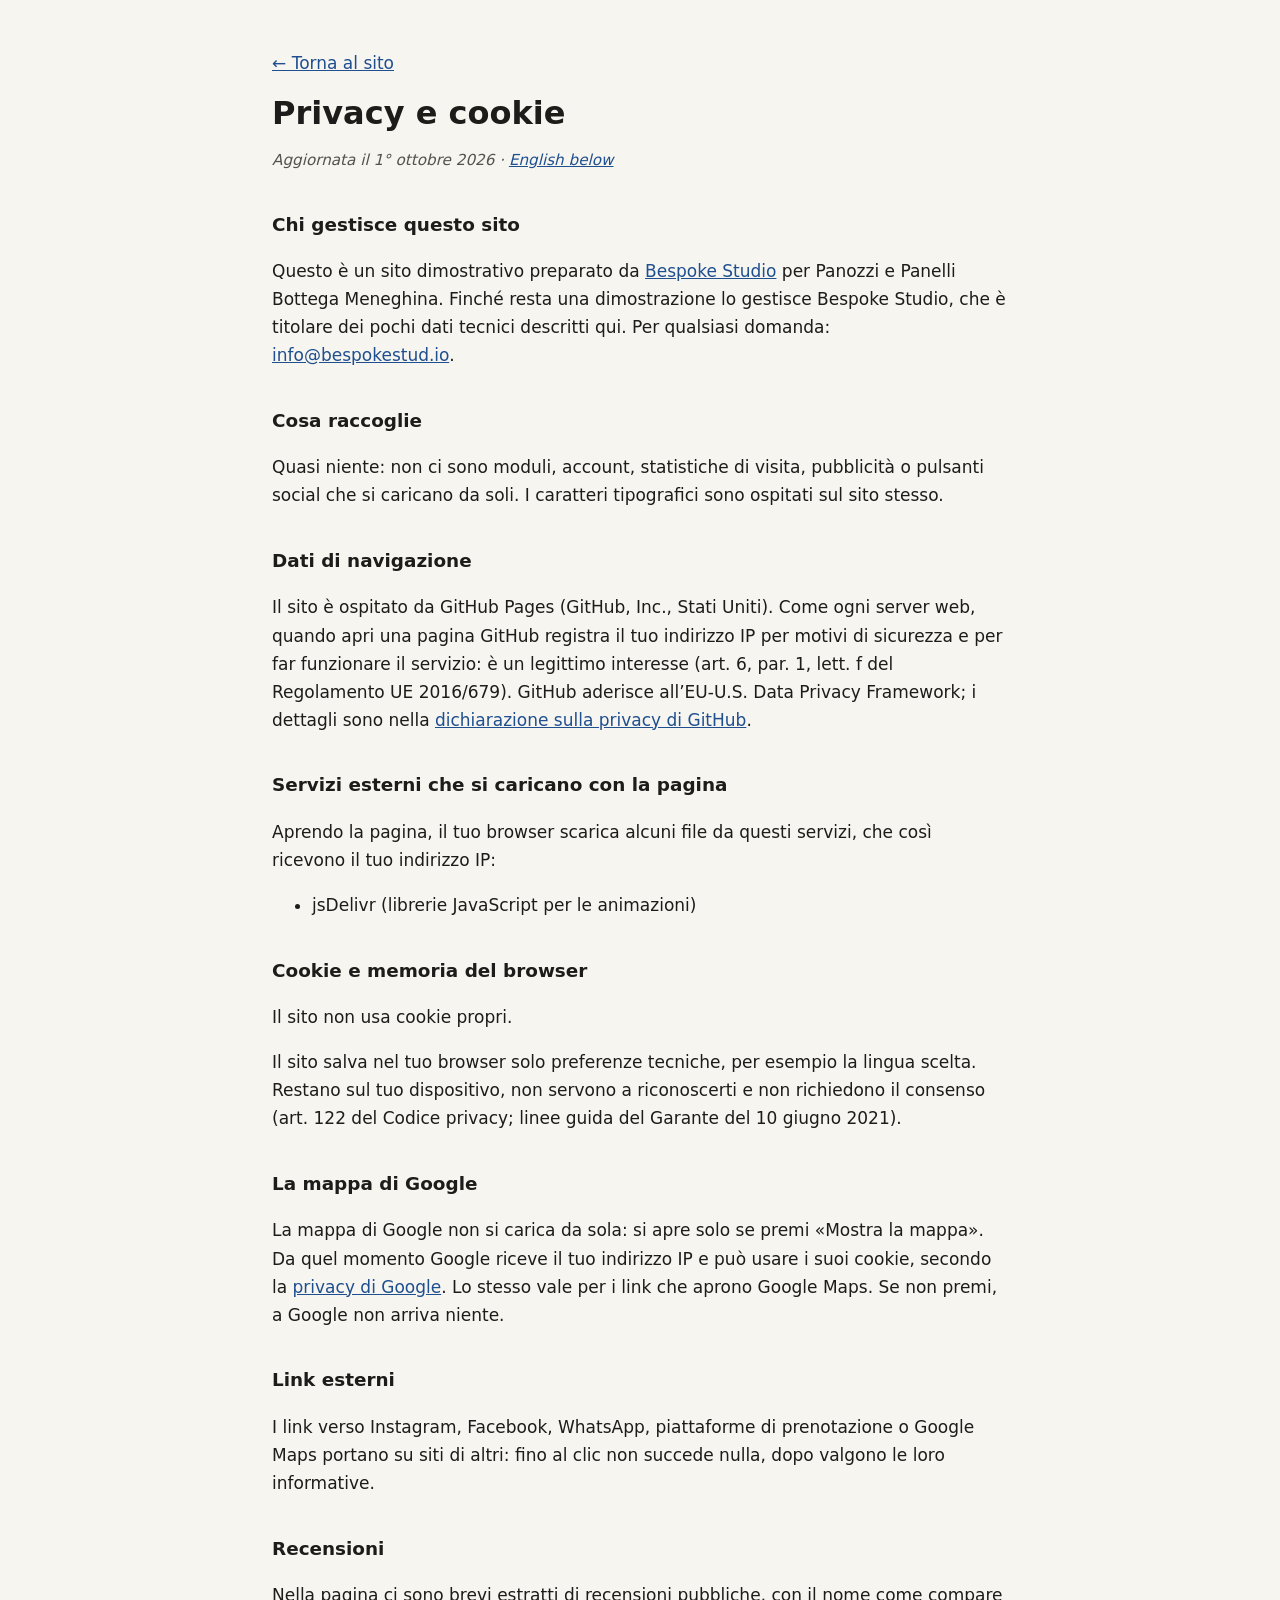
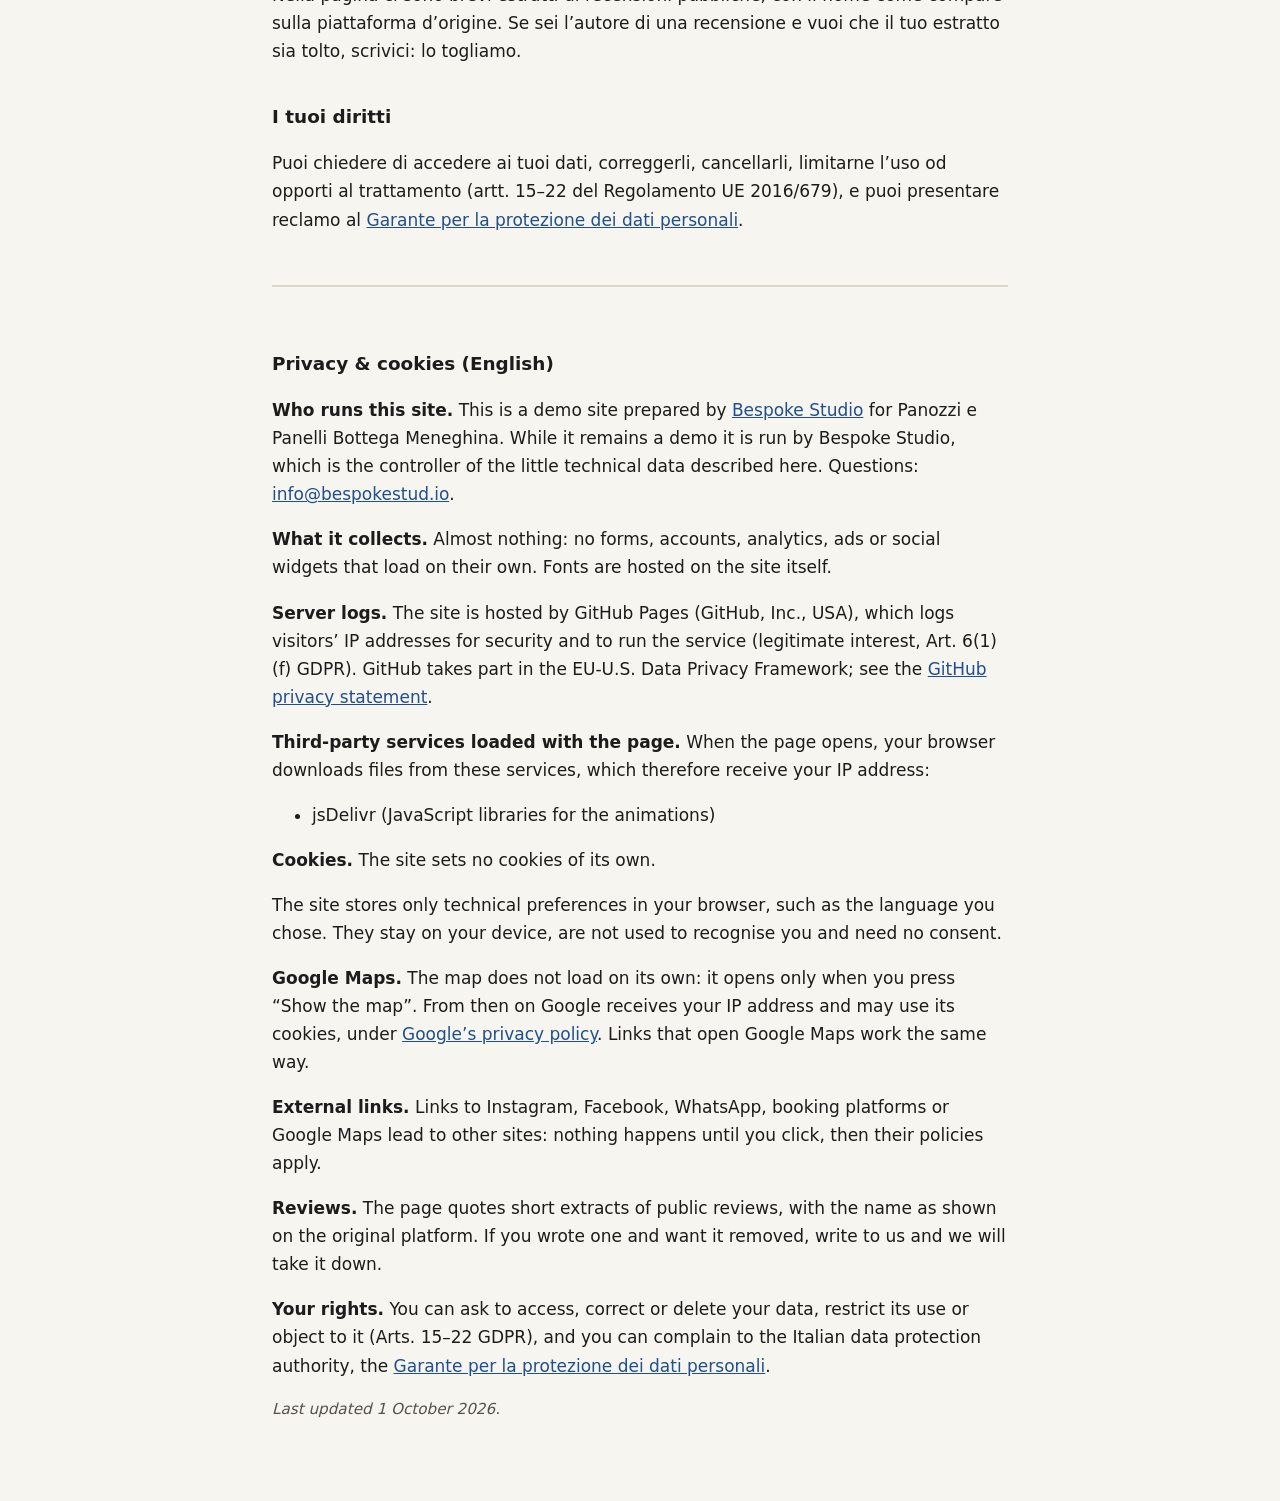
<file: privacy.html>
<!DOCTYPE html>
<html lang="it">
<head>
  <meta charset="UTF-8">
  <meta name="viewport" content="width=device-width, initial-scale=1.0">
  <meta name="robots" content="noindex">
  <title>Privacy e cookie · Panozzi e Panelli Bottega Meneghina</title>
  <meta name="description" content="Informativa privacy e cookie del sito Panozzi e Panelli Bottega Meneghina.">
  <style>
    body { margin: 0; background: #f7f5f0; color: #1d1c1a; font: 17px/1.65 system-ui, -apple-system, "Segoe UI", Roboto, sans-serif; }
    main { max-width: 46rem; margin: 0 auto; padding: 32px 20px 64px; }
    h1 { font-size: 2rem; line-height: 1.2; margin: 0.4em 0 0.2em; }
    h2 { font-size: 1.15rem; margin: 2em 0 0.4em; }
    a { color: #1f4f8f; }
    .data { color: #55524c; font-style: italic; font-size: 0.95rem; }
    .en { margin-top: 3em; padding-top: 1.5em; border-top: 2px solid #ddd8cc; }
    code { font-size: 0.9em; background: #ebe7dc; padding: 0 4px; border-radius: 3px; }
  </style>
</head>
<body>
<main>
  <p><a href="index.html">← Torna al sito</a></p>
  <h1>Privacy e cookie</h1>
  <p class="data">Aggiornata il 1° ottobre 2026 · <a href="#english" lang="en">English below</a></p>
  <h2>Chi gestisce questo sito</h2>
  <p>Questo è un sito dimostrativo preparato da <a href="https://bespokestud.io" rel="noopener">Bespoke Studio</a> per Panozzi e Panelli Bottega Meneghina. Finché resta una dimostrazione lo gestisce Bespoke Studio, che è titolare dei pochi dati tecnici descritti qui. Per qualsiasi domanda: <a href="mailto:info@bespokestud.io">info@bespokestud.io</a>.</p>
  <h2>Cosa raccoglie</h2>
  <p>Quasi niente: non ci sono moduli, account, statistiche di visita, pubblicità o pulsanti social che si caricano da soli. I caratteri tipografici sono ospitati sul sito stesso.</p>
  <h2>Dati di navigazione</h2>
  <p>Il sito è ospitato da GitHub Pages (GitHub, Inc., Stati Uniti). Come ogni server web, quando apri una pagina GitHub registra il tuo indirizzo IP per motivi di sicurezza e per far funzionare il servizio: è un legittimo interesse (art. 6, par. 1, lett. f del Regolamento UE 2016/679). GitHub aderisce all’EU-U.S. Data Privacy Framework; i dettagli sono nella <a href="https://docs.github.com/site-policy/privacy-policies/github-general-privacy-statement" rel="noopener">dichiarazione sulla privacy di GitHub</a>.</p>
  <h2>Servizi esterni che si caricano con la pagina</h2>
  <p>Aprendo la pagina, il tuo browser scarica alcuni file da questi servizi, che così ricevono il tuo indirizzo IP:</p>
  <ul><li>jsDelivr (librerie JavaScript per le animazioni)</li></ul>
  <h2>Cookie e memoria del browser</h2>
  <p>Il sito non usa cookie propri.</p>
  <p>Il sito salva nel tuo browser solo preferenze tecniche, per esempio la lingua scelta. Restano sul tuo dispositivo, non servono a riconoscerti e non richiedono il consenso (art. 122 del Codice privacy; linee guida del Garante del 10 giugno 2021).</p>
  <h2>La mappa di Google</h2>
  <p>La mappa di Google non si carica da sola: si apre solo se premi «Mostra la mappa». Da quel momento Google riceve il tuo indirizzo IP e può usare i suoi cookie, secondo la <a href="https://policies.google.com/privacy?hl=it" rel="noopener">privacy di Google</a>. Lo stesso vale per i link che aprono Google Maps. Se non premi, a Google non arriva niente.</p>
  <h2>Link esterni</h2>
  <p>I link verso Instagram, Facebook, WhatsApp, piattaforme di prenotazione o Google Maps portano su siti di altri: fino al clic non succede nulla, dopo valgono le loro informative.</p>
  <h2>Recensioni</h2>
  <p>Nella pagina ci sono brevi estratti di recensioni pubbliche, con il nome come compare sulla piattaforma d’origine. Se sei l’autore di una recensione e vuoi che il tuo estratto sia tolto, scrivici: lo togliamo.</p>
  <h2>I tuoi diritti</h2>
  <p>Puoi chiedere di accedere ai tuoi dati, correggerli, cancellarli, limitarne l’uso od opporti al trattamento (artt. 15–22 del Regolamento UE 2016/679), e puoi presentare reclamo al <a href="https://www.garanteprivacy.it" rel="noopener">Garante per la protezione dei dati personali</a>.</p>
  <div class="en" id="english" lang="en">
    <h2>Privacy &amp; cookies (English)</h2>
    <p><strong>Who runs this site.</strong> This is a demo site prepared by <a href="https://bespokestud.io" rel="noopener">Bespoke Studio</a> for Panozzi e Panelli Bottega Meneghina. While it remains a demo it is run by Bespoke Studio, which is the controller of the little technical data described here. Questions: <a href="mailto:info@bespokestud.io">info@bespokestud.io</a>.</p>
    <p><strong>What it collects.</strong> Almost nothing: no forms, accounts, analytics, ads or social widgets that load on their own. Fonts are hosted on the site itself.</p>
    <p><strong>Server logs.</strong> The site is hosted by GitHub Pages (GitHub, Inc., USA), which logs visitors’ IP addresses for security and to run the service (legitimate interest, Art. 6(1)(f) GDPR). GitHub takes part in the EU-U.S. Data Privacy Framework; see the <a href="https://docs.github.com/site-policy/privacy-policies/github-general-privacy-statement" rel="noopener">GitHub privacy statement</a>.</p>
    <p><strong>Third-party services loaded with the page.</strong> When the page opens, your browser downloads files from these services, which therefore receive your IP address:</p><ul><li>jsDelivr (JavaScript libraries for the animations)</li></ul>
    <p><strong>Cookies.</strong> The site sets no cookies of its own.</p>
    <p>The site stores only technical preferences in your browser, such as the language you chose. They stay on your device, are not used to recognise you and need no consent.</p>
    <p><strong>Google Maps.</strong> The map does not load on its own: it opens only when you press “Show the map”. From then on Google receives your IP address and may use its cookies, under <a href="https://policies.google.com/privacy?hl=en" rel="noopener">Google’s privacy policy</a>. Links that open Google Maps work the same way.</p>
    <p><strong>External links.</strong> Links to Instagram, Facebook, WhatsApp, booking platforms or Google Maps lead to other sites: nothing happens until you click, then their policies apply.</p>
    <p><strong>Reviews.</strong> The page quotes short extracts of public reviews, with the name as shown on the original platform. If you wrote one and want it removed, write to us and we will take it down.</p>
    <p><strong>Your rights.</strong> You can ask to access, correct or delete your data, restrict its use or object to it (Arts. 15–22 GDPR), and you can complain to the Italian data protection authority, the <a href="https://www.garanteprivacy.it" rel="noopener">Garante per la protezione dei dati personali</a>.</p>
    <p class="data">Last updated 1 October 2026.</p>
  </div>
</main>
</body>
</html>
</file>
